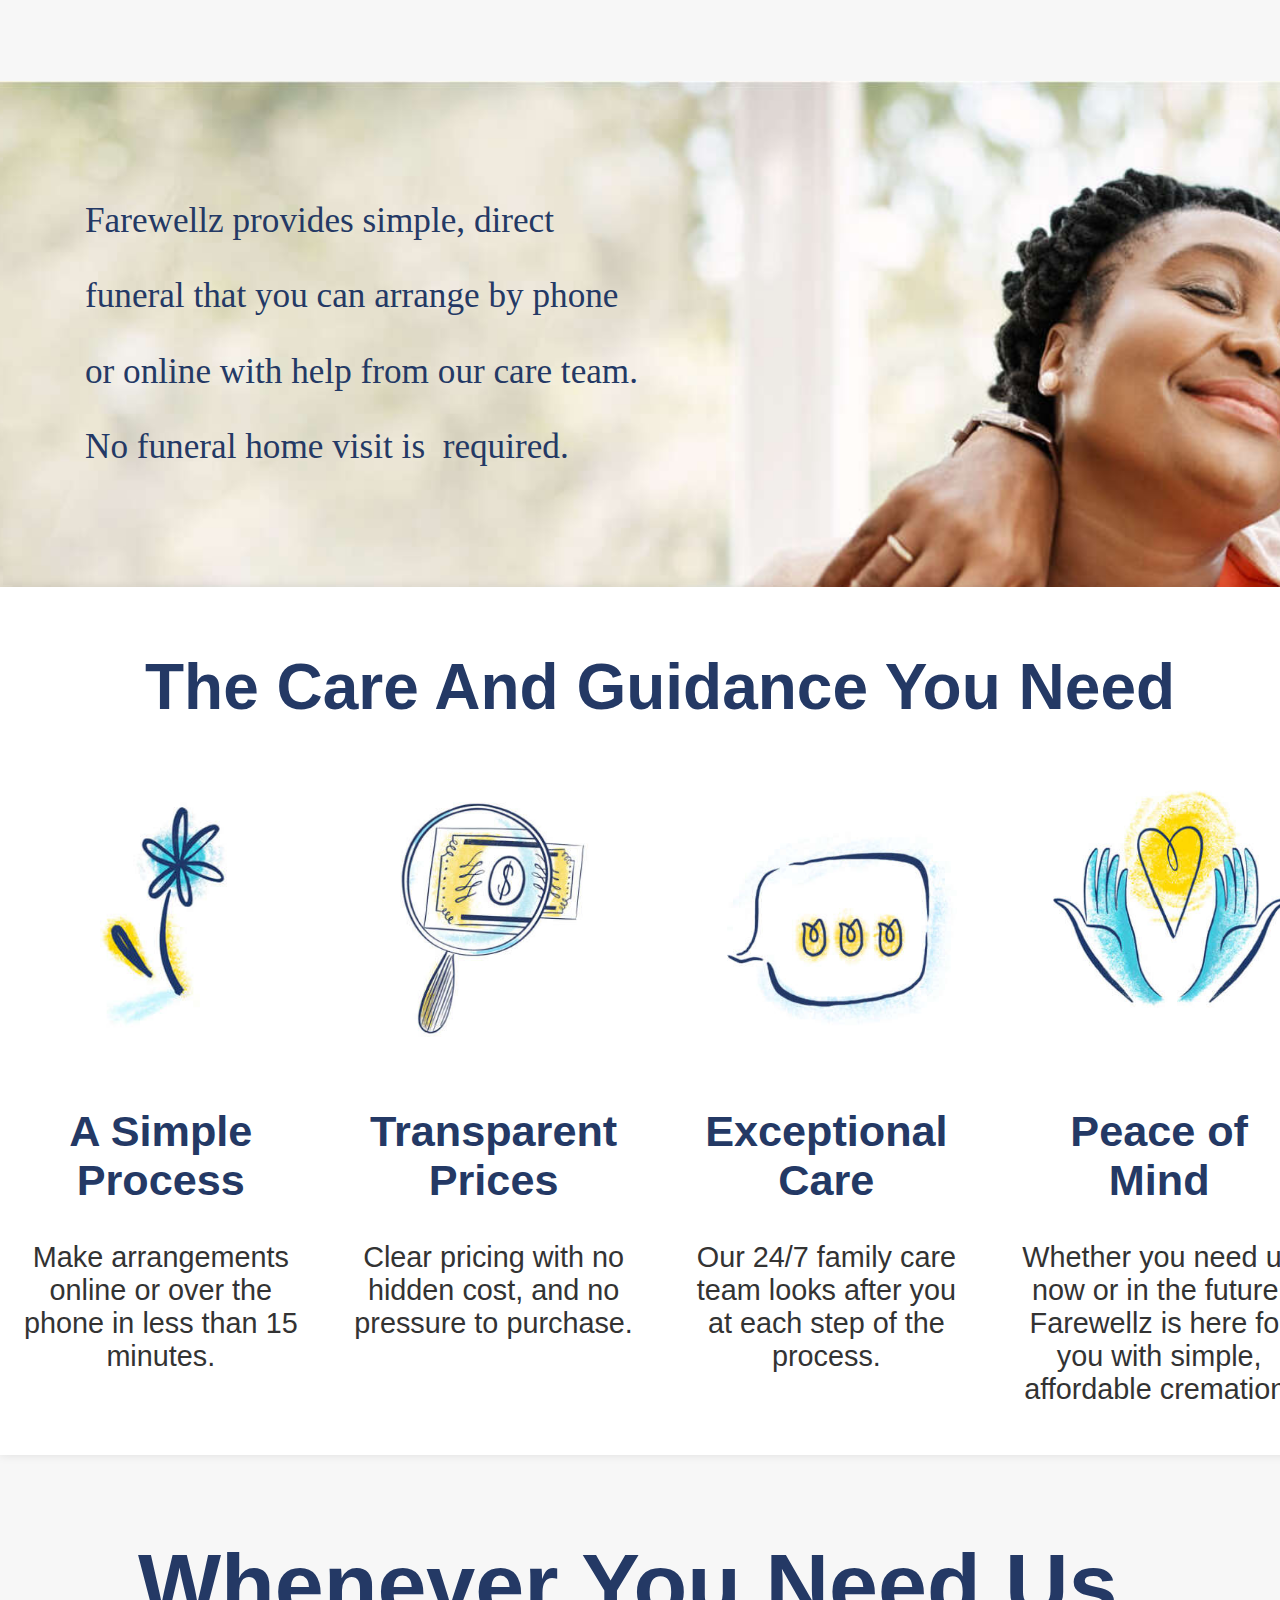
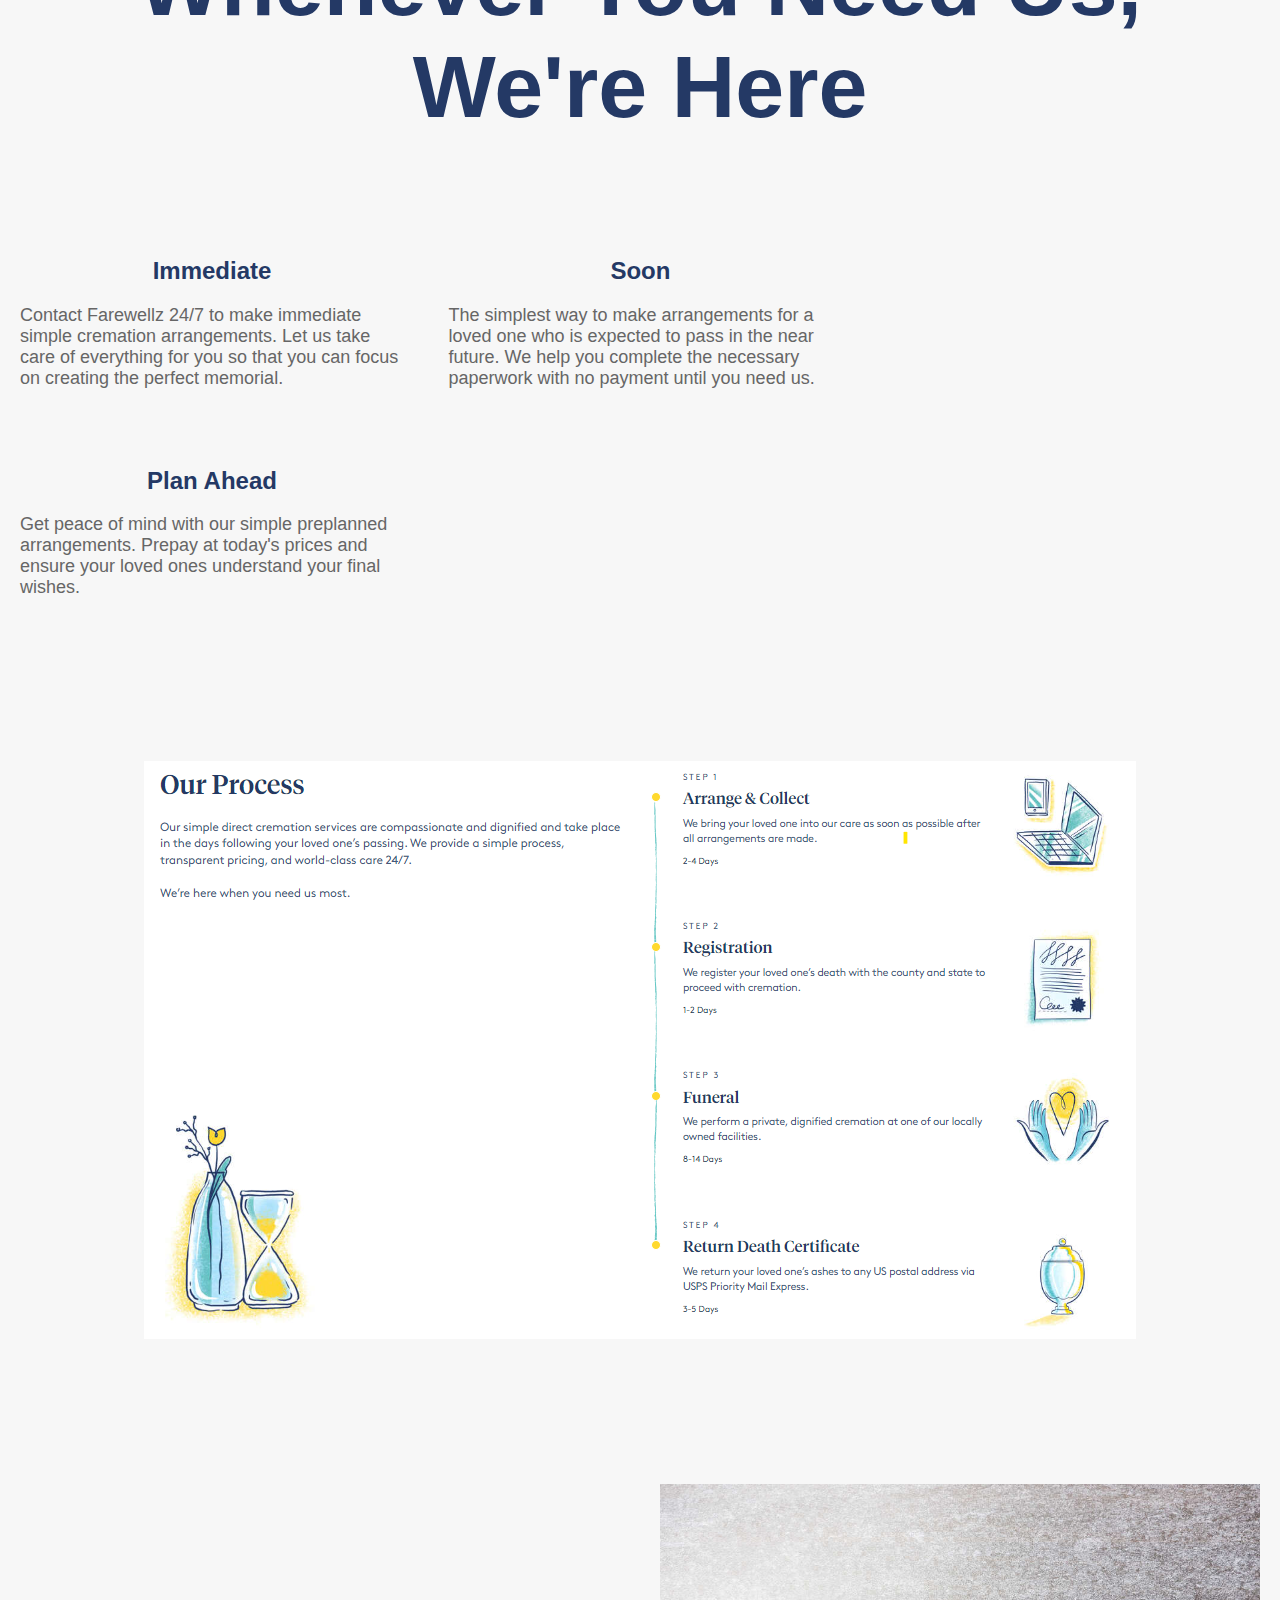
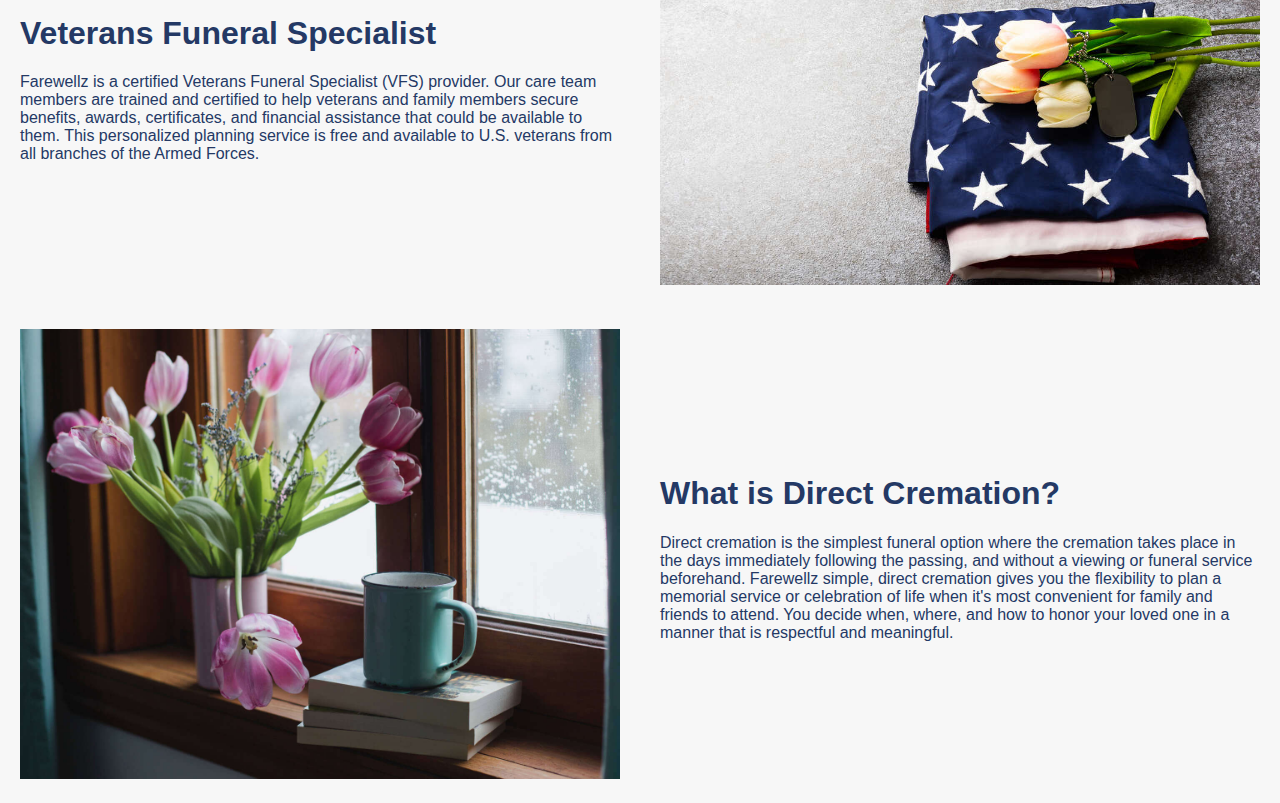
<file: index.html>
<!DOCTYPE html>
<html lang="en">
<head>
  <meta charset="UTF-8">
  <meta name="viewport" content="width=device-width, initial-scale=1.0">
  <title>Our Services</title>
 
  <style>
    .banner {
    height: 82vh;
    min-height: 400px;
    background-image: url('banner.jpg');
    background-size: cover; 
    background-position: center;
    background-repeat: no-repeat;
  }
  .text{
    color:#243965;
    text-align: left; 
    font-size: 2.2em;
    font-family: Cursive;
    margin: 40px;
    padding: 45px;
  }
 body {
    font-family: 'Arial', sans-serif;
    margin: 0px;
    padding: spx;
    display: flex;
    justify-content: center;
    align-items: center;
    height: 100vh;
    background-color: #f7f7f7;
  }
  .container {
    width: 100%;
    background-color: #FFFFFF;
    padding: 20px;
    box-shadow: 0 0 10px rgba(0,0,0,0.1);
  }
  .header {
    text-align: center;
    color:#243965;
    font-size: 2.0em;
  }
  .services {
    display: flex;
    justify-content: space-between;
  }
  .service {
    width: 22%;
    text-align: center;
  }
  .service img {
    width: 300px;
    height: auto;
  }
 
  .service h2 {
    color: #243965;
    font-size: 2.7em;
  }
  .service p {
    color: #333;
    font-size: 1.8em;
  }
  .banner1 {
  text-align: center;
  padding: 20px;
  font-size: 44px;
  color: #243965;
  background-size: cover;
}

.info-block {
  display: inline-block;
  width: 30%;
  padding: 10px;
  margin: 10px;
  background-color: RBGA(0,0,0,0);
  border-radius: 30px;
  text-align: left;
}

.info-block h2 
{
    text-align: center;
  color: #243965;
  font-size: 24px;
}

.info-block p {
  color: #666;
  font-size: 18px;
}



.lla {
    height: 92vh;
    min-height: 600px;
    background-image: url('kk.png');

    background-position: center;
    background-repeat: no-repeat;
  }
  .containerww {
    display: flex;
    width: 100%;
    align-items: center;
    justify-content: center;
  }
  .text-div {
    width: 50%;
    padding: 20px;
    font-size: 1.0em;
    color:#243965;
  }
  .image-div {
    width: 50%;
    padding: 20px;
  }
  img {
    width: 100%;
    height: auto;
  }
  .container5 {
    display: flex;
    width: 100%;
    align-items: center;
    justify-content: center;
  }
 
  .image-div {
    width: 50%;
    padding: 20px;
  }
  img {
    width: 100%;
    height: auto;
  }
  .text-div {
    width: 50%;
    padding: 20px;
    font-size: 1s.0em;
    color: #243965;
  }
  </style>
</head>
<body>

  <div class="banner">
    <div class="text">
       
        <P>Farewellz  provides  simple,  direct</P>
        <p>funeral that you can arrange by phone</p>
      
   
    <p>or online with help from our care team.</p> 
<p>No funeral  home  visit is  required.</p>
   
   
   </div>
<div class="container">
  <div class="header">
    <h1>The Care And Guidance You Need </h1> 
  </div>
  <div class="services">
    <div class="service">
      <img src="image1.jpg" alt="image1.jpg">
      <h2>A Simple Process</h2>
      <p>Make arrangements online or over the phone in less than 15 minutes.</p>
    </div>
    <!-- Repeat for other services -->
    <div class="service">
        <img src="image7.jpg" alt="image7.jpg">
        <h2>Transparent Prices</h2>
        <p>Clear pricing with no hidden cost, and no pressure to purchase.</p>
      </div>
      <div class="service">
        <img src="image8.jpg" alt="image1.jpg">
        <h2>Exceptional Care</h2>
        <p>Our 24/7 family care team looks after you at each step of the process.</p>
      </div>
      <div class="service">
        <img src="image4.jpg" alt="image4.jpg">
        <h2>Peace of Mind</h2>
        <p>Whether you need us now or in the future, Farewellz is here for you with simple, affordable cremation.</p>
      </div>
  </div>
</div>
<div class="banner1">
  <h1>Whenever You Need Us, We're Here</h1>
</div>

<div class="info-block">
  <h2>Immediate</h2>
  <p>Contact Farewellz 24/7 to make immediate simple cremation arrangements. Let us take care of everything for you so that you can focus on creating the perfect memorial.</p>
</div>

<div class="info-block">
  <h2>Soon</h2>
  <p>The simplest way to make arrangements for a loved one who is expected to pass in the near future. We help you complete the necessary paperwork with no payment until you need us.</p>
</div>

<div class="info-block">
  <h2>Plan Ahead</h2>
  <p>Get peace of mind with our simple preplanned arrangements. Prepay at today's prices and ensure your loved ones understand your final wishes.</p>
</div>

<div class="lla"></div>
<div class="containerww">
  <div class="text-div">
    <!-- Add your text content here -->
    <h1>Veterans Funeral Specialist
  </h1>
    <p>Farewellz is a certified Veterans Funeral Specialist (VFS) provider. Our care team members are trained and certified to help veterans and family members secure benefits, awards, certificates, and financial assistance that could be available to them. This personalized planning service is free and available to U.S. veterans from all branches of the Armed Forces. 

    </p>
  </div>
  <div class="image-div">
    <!-- Add your image here -->
    <img src="veterans-funeral-specialists.jpg" alt="veterans-funeral-specialists.jpg">
  </div>
</div>
<div class="container5">
  <div class="image-div">
    <!-- Add your image here -->
    <img src="50-50-image5.jpg" alt="50-50-image5.jpg">
  </div>
  <div class="text-div">
      <!-- Add your text content here -->
      <h1>What is Direct Cremation?
    </h1>
<p>Direct cremation is the simplest funeral option where the cremation takes place in the days immediately following the passing, and without a viewing or funeral service beforehand.

  Farewellz simple, direct cremation gives you the flexibility to plan a memorial service or celebration of life when it's most convenient for family and friends to attend. You decide when, where, and how to honor your loved one in a manner that is respectful and meaningful.  
      </p>
    </div>
</div>
</body>
</html>
</file>
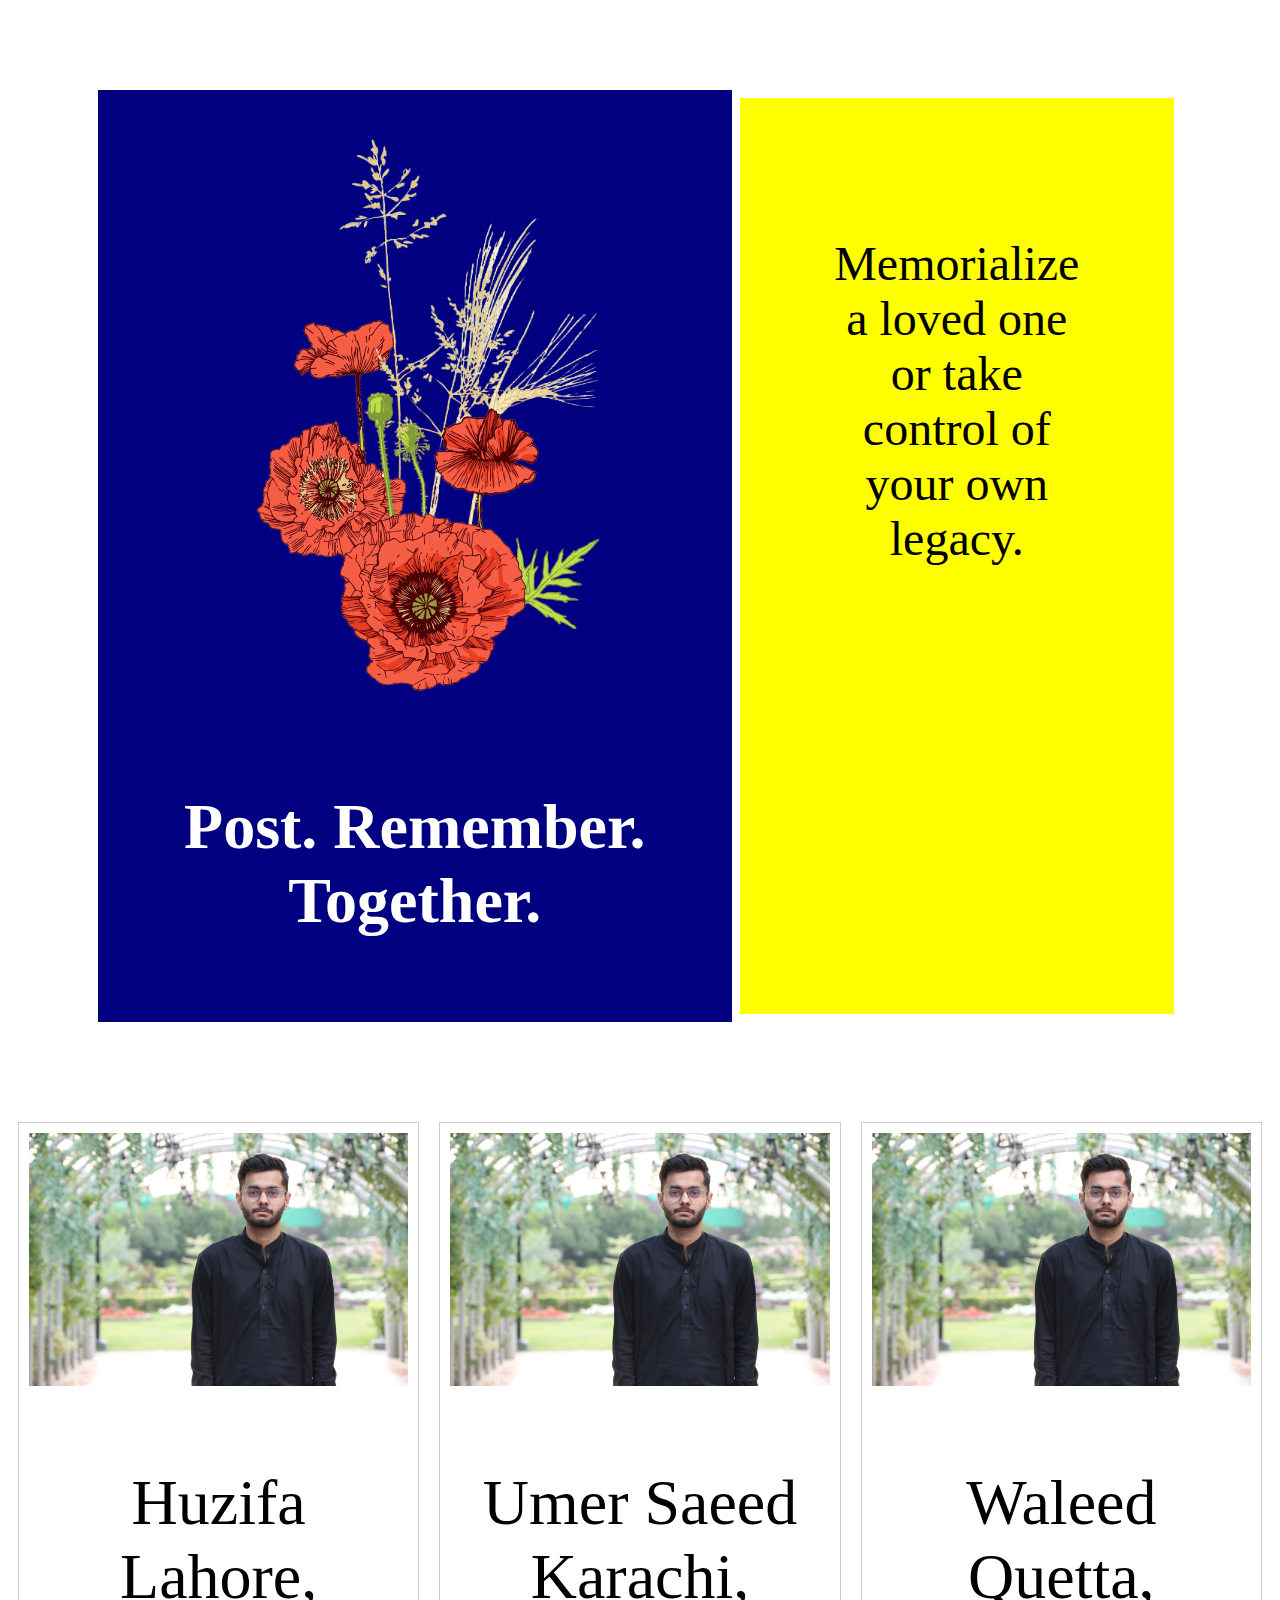
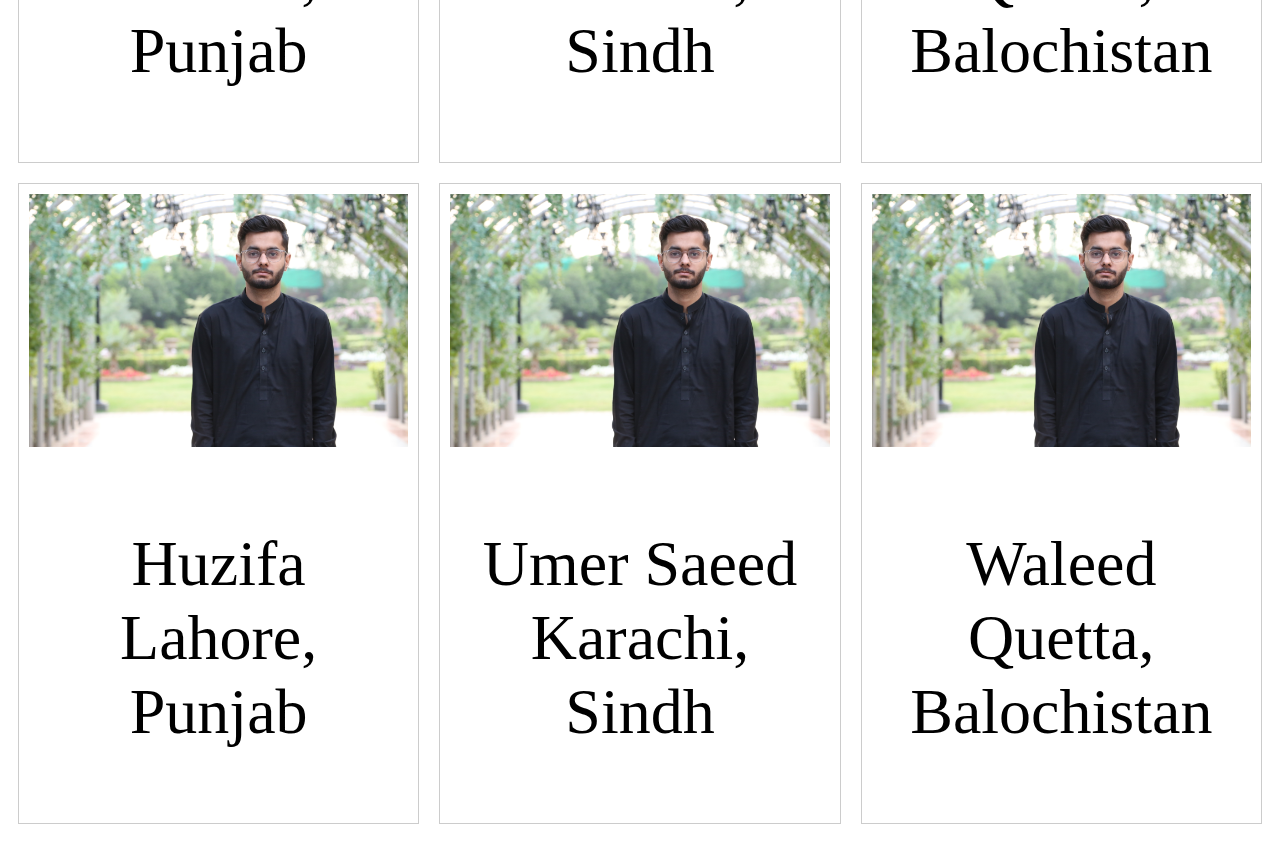
<file: orbit.html>
<!DOCTYPE html>
<html lang="en">
<head>
    <meta charset="UTF-8">
    <meta name="viewport" content="width=device-width, initial-scale=1.0">
    <title>Obituaries</title>
    <style>
        .container1 {
            display: flex;
            text-align: center;
            margin: 90px;
        }
    
        .left-section1 {
            background-color: #000080; 
            color: white;
            width: 70%;
            padding: 20px;
            font-size: 4.0em;
        }
    
        .right-section1 {
            background-color: #FFFF00; 
            color: black;
            width: 30%;
            margin: 8px;
            padding: 90px;
            font-size: 3.0em;
        }
    
       
         .obituaries-container1 {
            display: flex;
            flex-wrap: wrap;
            justify-content: space-between; 
        }

        .obituary {
            flex: 1; 
            padding: 10px;
            border: 1px solid #ccc;
            margin: 10px;
            text-align: center;
            font-size: 4.0em;
        }

        .obituary img {
            max-width: 100%;
            height: auto;
        }
    </style>
</head>
<body>
    <div class="container1">
        <div class="left-section1">
            <img src="nn.png" alt="Poppy Flowers">
            <div><p><strong>Post. Remember. Together.</strong></p></div>
            
        </div>
        <div class="right-section1">
            <p>Memorialize a loved one or take control of your own legacy.</p>
        </div>
    </div>
    <div class="obituaries-container1">
        <!-- Obituary 1 -->
        <div class="obituary">
            <img src="IMG_9948.JPG" alt="Jean Carroll Davis">
            <p>Huzifa <br>Lahore, Punjab</p>
        </div>

        <!-- Obituary 2 -->
        <div class="obituary">
            <img src="IMG_9948.JPG" alt="Jean Carroll Davis">
            <p>Umer Saeed<br>Karachi, Sindh</p>
        </div>
        <div class="obituary">
            <img src="IMG_9948.JPG" alt="Jean Carroll Davis">
            <p>Waleed<br>Quetta, Balochistan</p>
        </div>
    </div>

    
        <div class="obituaries-container1">
            <!-- Obituary 1 -->
            <div class="obituary">
                <img src="IMG_9948.JPG" alt="Jean Carroll Davis">
                <p>Huzifa <br>Lahore, Punjab</p>
            </div>
    
            <!-- Obituary 2 -->
            <div class="obituary">
                <img src="IMG_9948.JPG" alt="Jean Carroll Davis">
                <p>Umer Saeed<br>Karachi, Sindh</p>
            </div>
            <div class="obituary">
                <img src="IMG_9948.JPG" alt="Jean Carroll Davis">
                <p>Waleed<br>Quetta, Balochistan</p>
            </div>
        
    </div>
    
</body>
</html>
</file>
